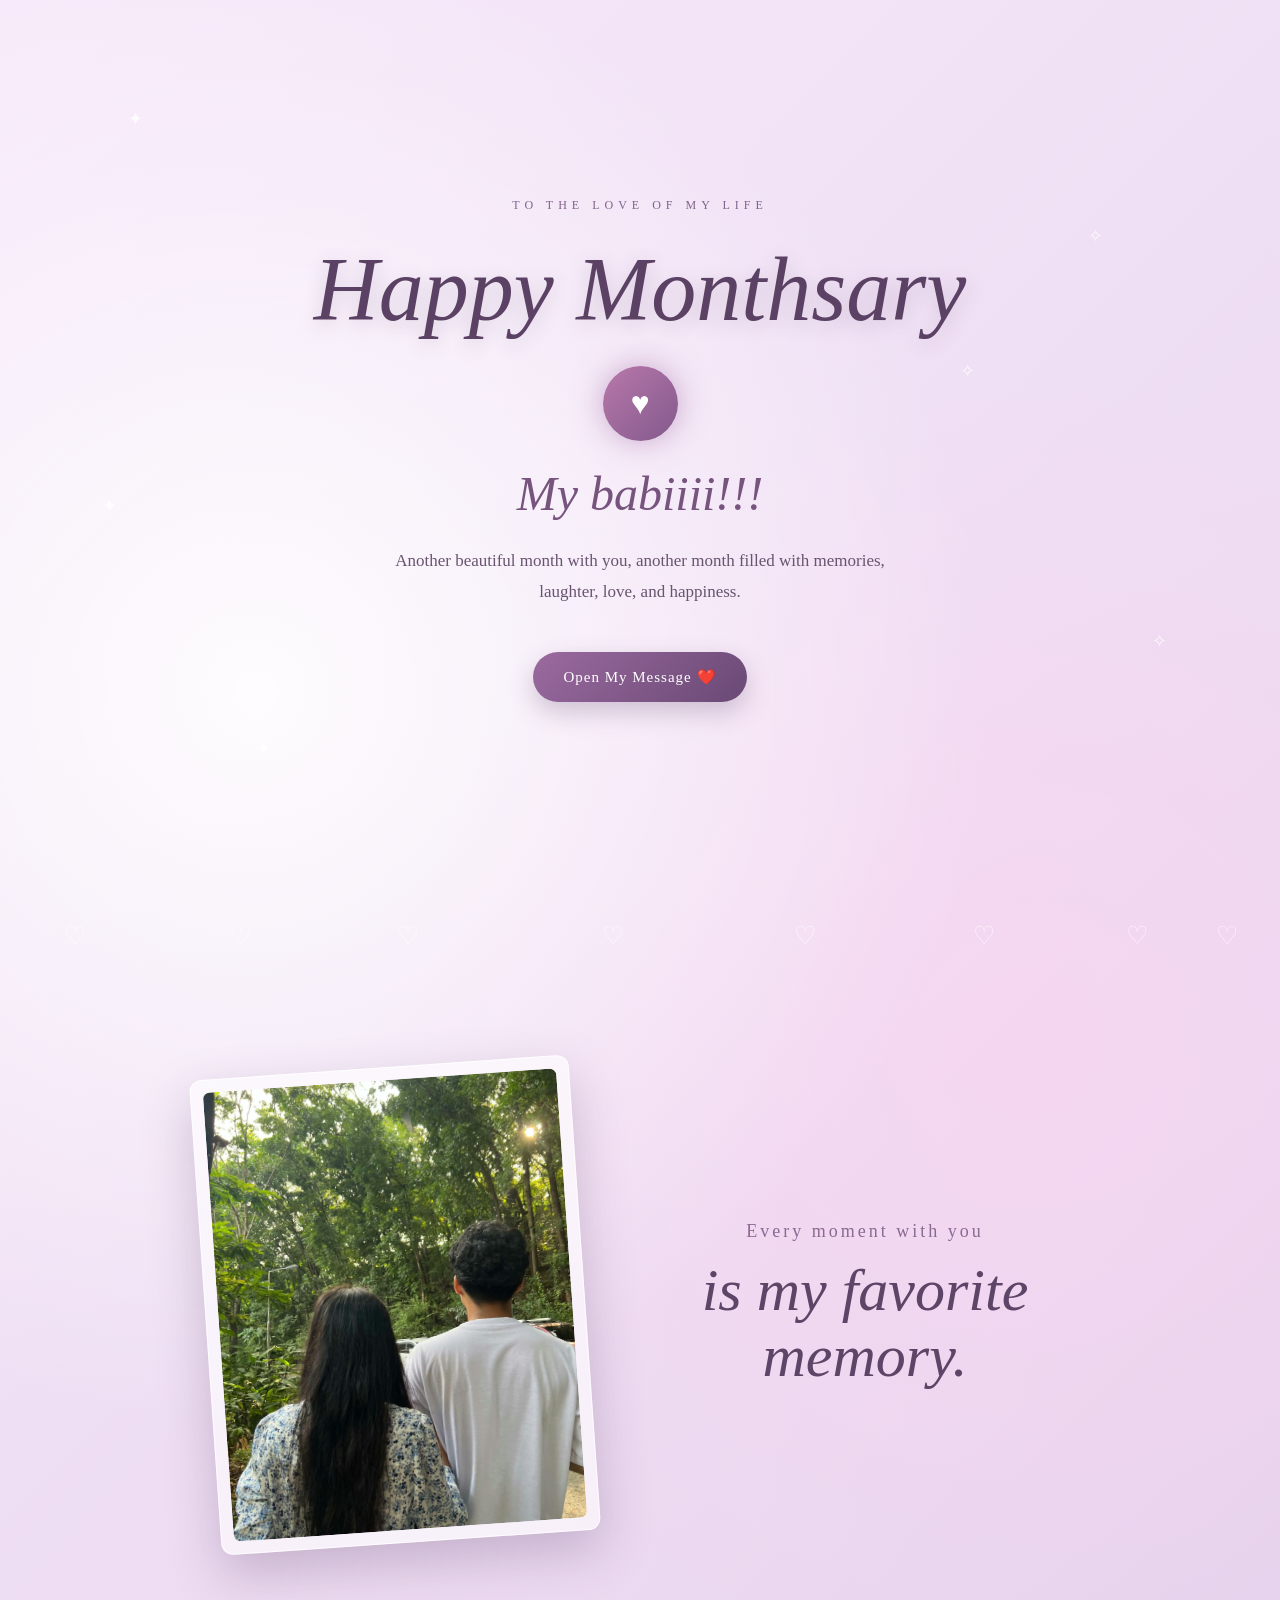
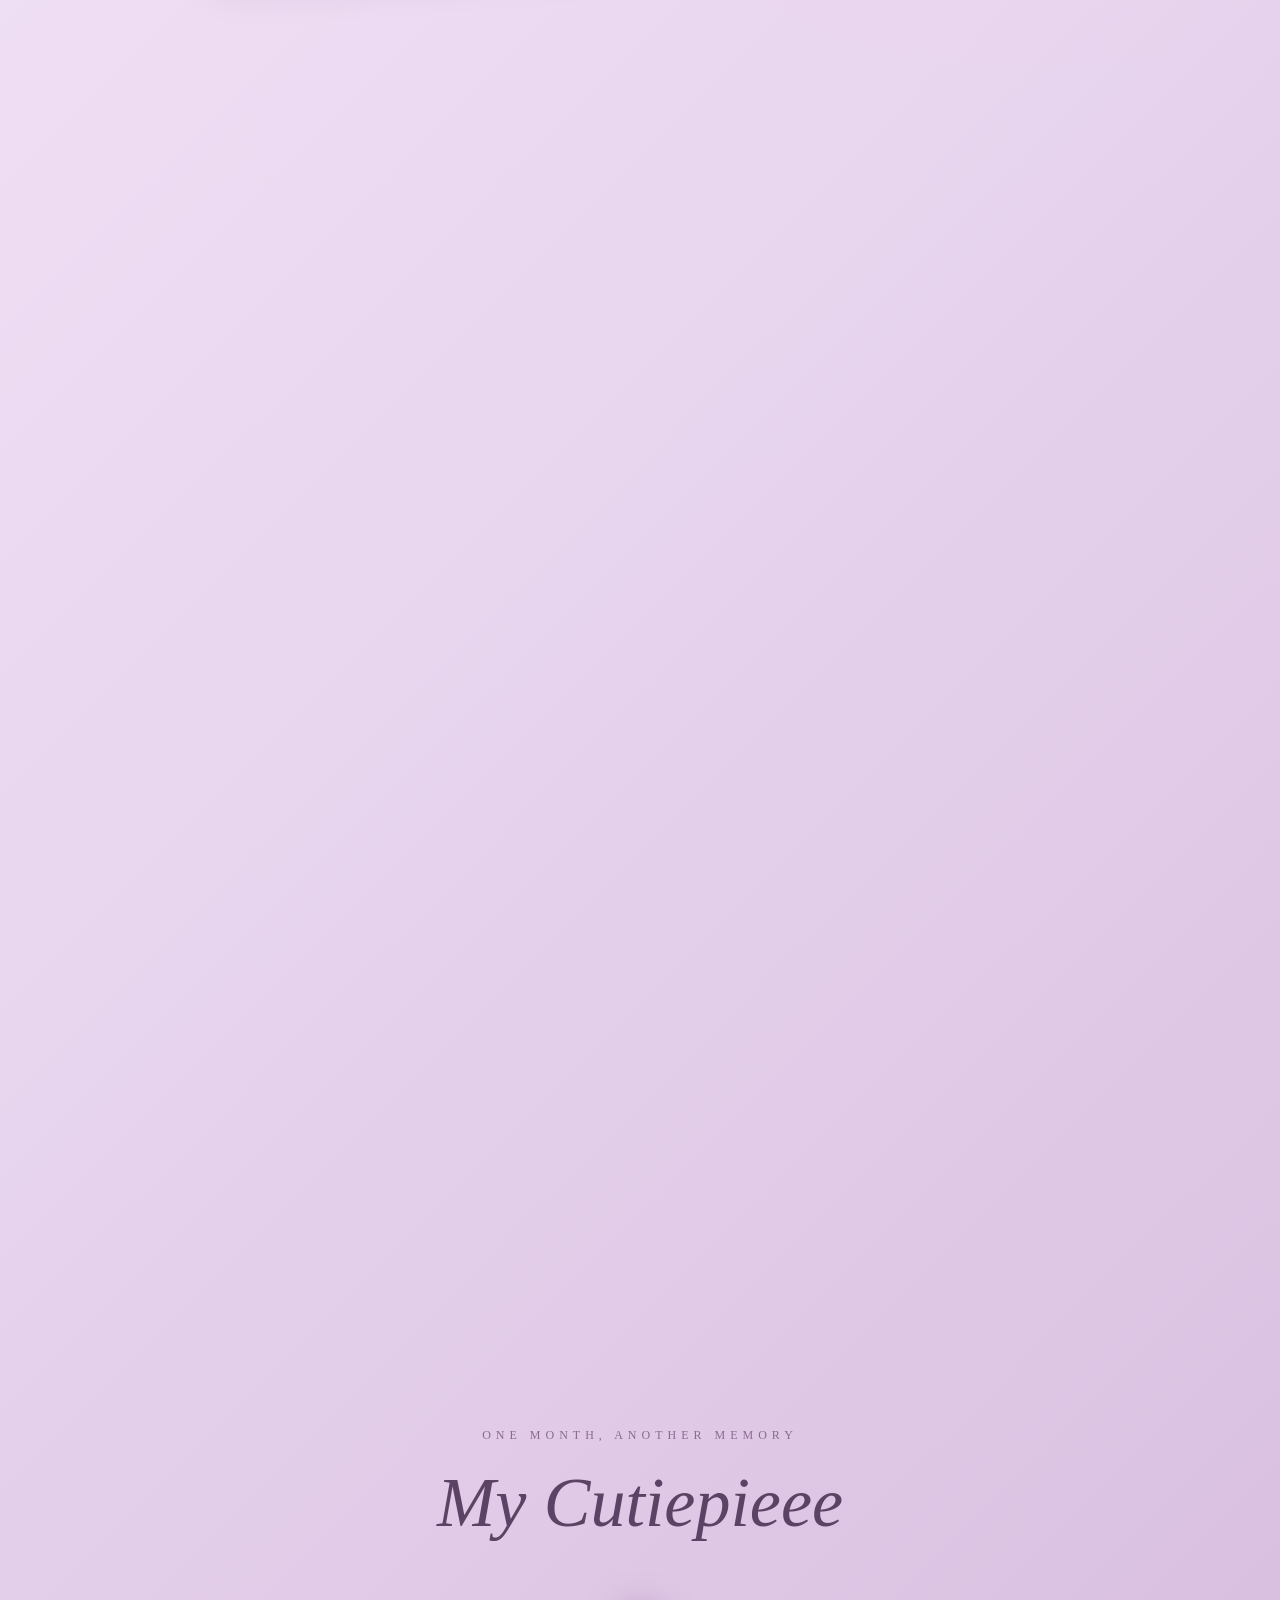
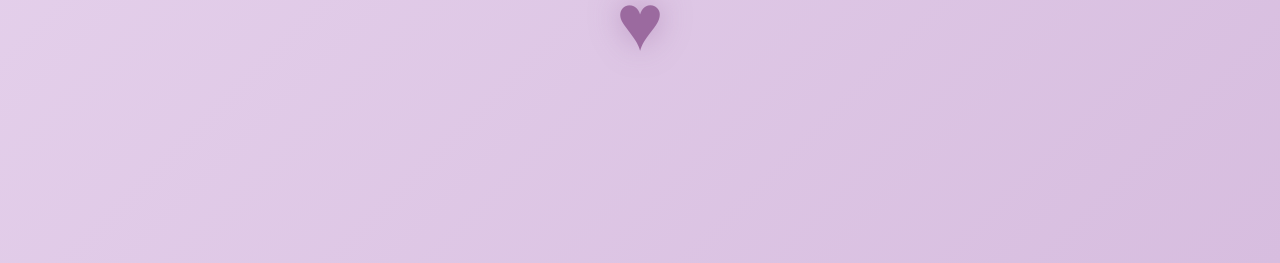
<file: Index.html>
<!DOCTYPE html>
<html lang="en">
<head>
    <meta charset="UTF-8">
    <meta name="viewport" content="width=device-width, initial-scale=1.0">
    <title>Happy Monthsary my babyyy saiahhh!!!❤️</title>
    <link rel="stylesheet" href="monthsary.css">
</head>
<body>

<audio id="bgMusic" loop preload="auto">
    <source src="love.mp3" type="audio/mpeg">
</audio>

<div class="hearts">
    <span>♡</span>
    <span>♡</span>
    <span>♡</span>
    <span>♡</span>
    <span>♡</span>
    <span>♡</span>
    <span>♡</span>
    <span>♡</span>
</div>

<div class="stars">
    <span>✦</span>
    <span>✧</span>
    <span>✦</span>
    <span>✧</span>
    <span>✦</span>
    <span>✧</span>
</div>

<main class="container">

    <section class="hero">
        <p class="small-text">TO THE LOVE OF MY LIFE</p>

        <h1>Happy Monthsary</h1>

        <div class="heart">♥</div>

        <h2>My babiiii!!!</h2>

        <p class="intro">
            Another beautiful month with you,
            another month filled with memories,
            laughter, love, and happiness.
        </p>

        <button onclick="showMessage()">Open My Message ❤️</button>
    </section>

    <section class="photo-section">
        <div class="photo-frame">
            <img src="us.jpg" alt="Our Photo">
        </div>

        <div class="photo-text">
            <p>Every moment with you</p>
            <h2>is my favorite memory.</h2>
        </div>
    </section>

    <section class="message" id="message">
        <div class="message-card">

            <p class="message-title">A Little Message For You</p>

            <h2>To My Beautiful Girl ❤️</h2>

            <p>
                Happy monthsary, my love.
            </p>

            <p>
                I just want you to know how grateful I am
                to have you in my life. Every day with you babi
                is something I treasure jd always, whether we're
                happy or kabuang hehe, talking about random
                things nga kita ray maka sabot HAHHAAHH.
            </p>

            <p>
                You make ordinary days feel special.
                You make me smile when I need it the most,
                and you give me so many reasons to be happy.
            </p>

            <p>
                Dili man ko maka tell nimo in perfect words nga maka
                tell nimo how much you mean to me,
                but I hope you always remember that
                I love and appreciate you more than you know.
            </p>

            <p>
                Here's to monthsary BABIII!!!
                more memories, more laughter,
                more adventures, and more love.
            </p>

            <p class="forever">
                I'd choose you in a hundred lifetimes babi:),
                in different worlds, in any version of you,
                I'd still choose you hub:> ❤️
            </p>

            <div class="signature">
                Forever yours,<br>
                <span>BABI:)</span>
            </div>

        </div>
    </section>

    <section class="love-section">
        <p>ONE MONTH, ANOTHER MEMORY</p>
        <h2>My Cutiepieee</h2>
        <div class="big-heart">♥</div>
    </section>

</main>

<script>
const music = document.getElementById("bgMusic");

function startMusic() {
    music.volume = 0.5;

    const playPromise = music.play();

    if (playPromise !== undefined) {
        playPromise.catch(() => {});
    }
}

document.addEventListener("touchstart", startMusic, { once: true });
document.addEventListener("click", startMusic, { once: true });

function showMessage() {
    startMusic();

    const message = document.getElementById("message");

    message.classList.add("show");

    message.scrollIntoView({
        behavior: "smooth",
        block: "start"
    });
}
</script>

</body>
</html>
</file>
<file: monthsary.css>
* {
    margin: 0;
    padding: 0;
    box-sizing: border-box;
}

html {
    scroll-behavior: smooth;
}

body {
    min-height: 100vh;
    overflow-x: hidden;
    font-family: Georgia, "Times New Roman", serif;
    color: #4b3854;
    background:
        radial-gradient(circle at 20% 20%, rgba(255,255,255,.9), transparent 25%),
        radial-gradient(circle at 80% 30%, rgba(255,210,240,.5), transparent 25%),
        linear-gradient(135deg, #f7eafa, #ead8f0, #d7bddf);
}

.container {
    position: relative;
    z-index: 2;
    width: 100%;
}

.hero {
    min-height: 100vh;
    display: flex;
    flex-direction: column;
    justify-content: center;
    align-items: center;
    text-align: center;
    padding: 40px 20px;
    animation: fadeIn 1.5s ease;
}

.small-text {
    letter-spacing: 5px;
    font-size: 12px;
    color: #80648c;
    margin-bottom: 25px;
    animation: slideDown 1s ease;
}

.hero h1 {
    font-size: clamp(45px, 9vw, 90px);
    font-weight: 400;
    font-style: italic;
    color: #5b4265;
    text-shadow: 0 5px 20px rgba(91,66,101,.2);
    animation: titleAppear 1.5s ease;
}

.heart {
    width: 75px;
    height: 75px;
    display: flex;
    justify-content: center;
    align-items: center;
    margin: 25px 0;
    color: white;
    font-size: 32px;
    background: linear-gradient(135deg, #b978aa, #82598d);
    border-radius: 50%;
    box-shadow: 0 0 30px rgba(160,100,160,.5);
    animation: heartbeat 1.5s infinite;
}

.hero h2 {
    font-size: clamp(28px, 5vw, 48px);
    font-weight: 400;
    font-style: italic;
    color: #76547d;
}

.intro {
    max-width: 550px;
    margin: 25px auto;
    line-height: 1.8;
    font-size: 17px;
    color: #68546f;
}

button {
    border: none;
    outline: none;
    padding: 16px 30px;
    margin-top: 20px;
    border-radius: 50px;
    color: white;
    background: linear-gradient(135deg, #9b6a9f, #694975);
    font-family: inherit;
    font-size: 15px;
    letter-spacing: 1px;
    cursor: pointer;
    box-shadow: 0 10px 25px rgba(88,58,98,.25);
    transition: .4s ease;
}

button:hover {
    transform: translateY(-5px) scale(1.05);
    box-shadow: 0 15px 35px rgba(88,58,98,.35);
}

.photo-section {
    min-height: 90vh;
    padding: 100px 20px;
    display: flex;
    justify-content: center;
    align-items: center;
    gap: 70px;
    flex-wrap: wrap;
    text-align: center;
}

.photo-frame {
    width: min(380px, 85vw);
    padding: 12px;
    background: rgba(255,255,255,.6);
    border: 1px solid rgba(255,255,255,.8);
    border-radius: 12px;
    box-shadow: 0 20px 50px rgba(80,50,90,.25);
    transform: rotate(-4deg);
    animation: floatingPhoto 4s ease-in-out infinite;
}

.photo-frame img {
    display: block;
    width: 100%;
    height: 450px;
    object-fit: cover;
    border-radius: 7px;
}

.photo-text {
    max-width: 420px;
}

.photo-text p {
    font-size: 18px;
    letter-spacing: 3px;
    color: #8b6991;
    margin-bottom: 15px;
}

.photo-text h2 {
    font-size: clamp(35px, 6vw, 60px);
    font-weight: 400;
    font-style: italic;
    line-height: 1.1;
    color: #5d4567;
}

.message {
    min-height: 100vh;
    padding: 100px 20px;
    display: flex;
    justify-content: center;
    align-items: center;
    opacity: 0;
    transform: translateY(100px);
    transition: 1.2s ease;
}

.message.show {
    opacity: 1;
    transform: translateY(0);
}

.message-card {
    width: min(700px, 92vw);
    padding: 60px 50px;
    text-align: center;
    border-radius: 25px;
    background: rgba(255,255,255,.55);
    border: 1px solid rgba(255,255,255,.8);
    backdrop-filter: blur(15px);
    box-shadow: 0 25px 70px rgba(83,55,92,.2);
}

.message-title {
    font-size: 12px;
    letter-spacing: 4px;
    color: #96729c;
    margin-bottom: 20px;
}

.message-card h2 {
    font-size: clamp(32px, 6vw, 50px);
    font-weight: 400;
    font-style: italic;
    color: #63466c;
    margin-bottom: 35px;
}

.message-card p:not(.message-title):not(.forever) {
    font-size: 17px;
    line-height: 1.9;
    color: #66546c;
    margin-bottom: 22px;
}

.forever {
    margin-top: 35px;
    font-size: 20px;
    line-height: 1.8;
    font-style: italic;
    color: #754e7e;
}

.signature {
    margin-top: 40px;
    font-size: 16px;
    line-height: 1.8;
    color: #80648b;
}

.signature span {
    font-size: 30px;
    font-style: italic;
    color: #694873;
}

.love-section {
    min-height: 70vh;
    display: flex;
    flex-direction: column;
    justify-content: center;
    align-items: center;
    text-align: center;
    padding: 80px 20px;
}

.love-section p {
    font-size: 12px;
    letter-spacing: 5px;
    color: #896b90;
    margin-bottom: 20px;
}

.love-section h2 {
    font-size: clamp(35px, 7vw, 70px);
    font-weight: 400;
    font-style: italic;
    color: #5c4365;
}

.big-heart {
    margin-top: 35px;
    font-size: 80px;
    color: #9b6a9f;
    animation: heartbeat 1.5s infinite;
    text-shadow: 0 0 30px rgba(155,106,159,.5);
}

.hearts span {
    position: fixed;
    bottom: -50px;
    z-index: 1;
    color: rgba(255,255,255,.7);
    font-size: 25px;
    pointer-events: none;
    animation: floatHeart linear infinite;
}

.hearts span:nth-child(1) {
    left: 5%;
    animation-duration: 10s;
}

.hearts span:nth-child(2) {
    left: 18%;
    animation-duration: 14s;
    animation-delay: 2s;
}

.hearts span:nth-child(3) {
    left: 31%;
    animation-duration: 11s;
    animation-delay: 5s;
}

.hearts span:nth-child(4) {
    left: 47%;
    animation-duration: 15s;
    animation-delay: 1s;
}

.hearts span:nth-child(5) {
    left: 62%;
    animation-duration: 12s;
    animation-delay: 4s;
}

.hearts span:nth-child(6) {
    left: 76%;
    animation-duration: 16s;
    animation-delay: 3s;
}

.hearts span:nth-child(7) {
    left: 88%;
    animation-duration: 13s;
    animation-delay: 6s;
}

.hearts span:nth-child(8) {
    left: 95%;
    animation-duration: 17s;
    animation-delay: 8s;
}

.stars span {
    position: fixed;
    color: rgba(255,255,255,.8);
    font-size: 18px;
    animation: twinkle 2s infinite alternate;
    z-index: 1;
}

.stars span:nth-child(1) {
    top: 12%;
    left: 10%;
}

.stars span:nth-child(2) {
    top: 25%;
    left: 85%;
    animation-delay: .5s;
}

.stars span:nth-child(3) {
    top: 55%;
    left: 8%;
    animation-delay: 1s;
}

.stars span:nth-child(4) {
    top: 70%;
    left: 90%;
    animation-delay: 1.5s;
}

.stars span:nth-child(5) {
    top: 82%;
    left: 20%;
    animation-delay: .8s;
}

.stars span:nth-child(6) {
    top: 40%;
    left: 75%;
    animation-delay: 1.2s;
}

@keyframes fadeIn {
    from {
        opacity: 0;
    }
    to {
        opacity: 1;
    }
}

@keyframes slideDown {
    from {
        opacity: 0;
        transform: translateY(-30px);
    }
    to {
        opacity: 1;
        transform: translateY(0);
    }
}

@keyframes titleAppear {
    from {
        opacity: 0;
        transform: scale(.8);
    }
    to {
        opacity: 1;
        transform: scale(1);
    }
}

@keyframes heartbeat {
    0%, 100% {
        transform: scale(1);
    }
    15% {
        transform: scale(1.15);
    }
    30% {
        transform: scale(1);
    }
    45% {
        transform: scale(1.1);
    }
}

@keyframes floatingPhoto {
    0%, 100% {
        transform: rotate(-4deg) translateY(0);
    }
    50% {
        transform: rotate(-2deg) translateY(-15px);
    }
}

@keyframes floatHeart {
    0% {
        transform: translateY(0) rotate(0deg);
        opacity: 0;
    }
    10% {
        opacity: 1;
    }
    90% {
        opacity: 1;
    }
    100% {
        transform: translateY(-110vh) rotate(360deg);
        opacity: 0;
    }
}

@keyframes twinkle {
    from {
        opacity: .2;
        transform: scale(.7);
    }
    to {
        opacity: 1;
        transform: scale(1.3);
    }
}

@media (max-width: 600px) {
    .hero {
        padding: 30px 18px;
    }

    .small-text {
        font-size: 10px;
        letter-spacing: 3px;
    }

    .intro {
        font-size: 15px;
    }

    .photo-section {
        padding: 70px 20px;
        gap: 50px;
    }

    .photo-frame img {
        height: 380px;
    }

    .message {
        padding: 70px 15px;
    }

    .message-card {
        padding: 45px 25px;
    }

    .message-card p:not(.message-title):not(.forever) {
        font-size: 15px;
    }

    .love-section {
        padding: 60px 20px;
    }
}
@media (max-width: 600px) {
    .hero {
        min-height: 100svh;
        padding: 30px 18px;
    }

    .hero h1 {
        font-size: 48px;
        line-height: 1.1;
    }

    .hero h2 {
        font-size: 32px;
    }

    .small-text {
        font-size: 9px;
        letter-spacing: 3px;
    }

    .intro {
        font-size: 15px;
        line-height: 1.7;
        max-width: 330px;
    }

    button {
        padding: 15px 24px;
        font-size: 14px;
    }

    .photo-section {
        min-height: auto;
        padding: 80px 20px;
        gap: 45px;
    }

    .photo-frame {
        width: 90%;
        max-width: 330px;
    }

    .photo-frame img {
        width: 100%;
        height: 400px;
        object-fit: cover;
    }

    .photo-text {
        width: 100%;
        padding: 0 15px;
    }

    .photo-text p {
        font-size: 15px;
        letter-spacing: 2px;
    }

    .photo-text h2 {
        font-size: 38px;
    }

    .message {
        min-height: auto;
        padding: 70px 15px;
    }

    .message-card {
        width: 100%;
        padding: 40px 22px;
        border-radius: 20px;
    }

    .message-card h2 {
        font-size: 34px;
        line-height: 1.2;
    }

    .message-card p:not(.message-title):not(.forever) {
        font-size: 15px;
        line-height: 1.8;
    }

    .forever {
        font-size: 17px;
        line-height: 1.7;
    }

    .love-section {
        min-height: 70svh;
        padding: 60px 20px;
    }

    .love-section p {
        font-size: 9px;
        letter-spacing: 3px;
    }

    .love-section h2 {
        font-size: 42px;
    }

    .big-heart {
        font-size: 65px;
    }

    .hearts span {
        font-size: 20px;
    }

    .stars span {
        font-size: 14px;
    }
}
</file>
